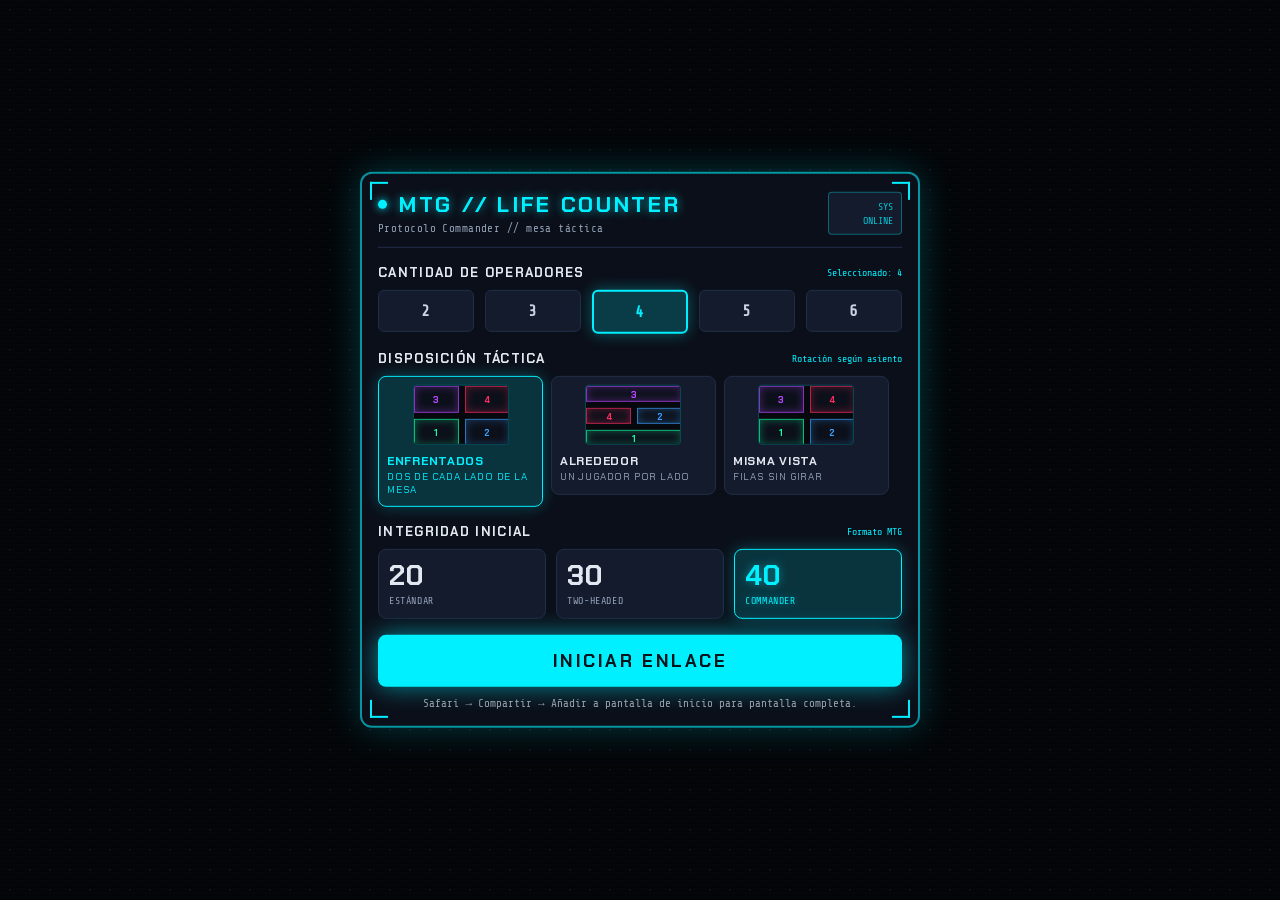
<file: index.html>
<!DOCTYPE html>
<html lang="es">
<head>
  <meta charset="utf-8">
  <meta http-equiv="X-UA-Compatible" content="IE=edge">
  <meta name="viewport" content="width=device-width, initial-scale=1.0, maximum-scale=1.0, user-scalable=no">
  <meta name="apple-mobile-web-app-capable" content="yes">
  <meta name="mobile-web-app-capable" content="yes">
  <meta name="apple-mobile-web-app-status-bar-style" content="black">
  <meta name="apple-mobile-web-app-title" content="Life Counter">
  <meta name="format-detection" content="telephone=no">
  <meta name="referrer" content="no-referrer">
  <title>MTG Life Counter</title>
  <link rel="manifest" href="manifest.webmanifest">
  <link rel="apple-touch-icon" href="assets/icon-180.png">
  <link rel="icon" type="image/png" sizes="192x192" href="assets/icon-192.png">
  <link rel="icon" href="favicon.svg" type="image/svg+xml">
  <meta name="theme-color" content="#06080e">
  <link rel="stylesheet" href="https://fonts.googleapis.com/css?family=Chakra+Petch:600,700|Rajdhani:500,600,700|Share+Tech+Mono">
  <link rel="stylesheet" href="css/app.css?v=95">
</head>
<body>
  <div id="app">
    <div class="scanlines"></div>
    <div id="board"></div>
    <button type="button" id="hub" class="hidden" data-act="hub" title="Menú">
      <span class="hub-shape hub-shape-out"></span>
      <span class="hub-shape hub-shape-in"></span>
      <span class="hub-bars"></span>
      <span class="hub-x">X</span>
    </button>
    <div id="winner-banner" class="hidden">
      <span id="winner-text"></span>
    </div>
    <svg id="drag-arrow" class="drag-arrow" xmlns="http://www.w3.org/2000/svg">
      <defs>
        <filter id="laser-glow" x="-40%" y="-40%" width="180%" height="180%">
          <feGaussianBlur stdDeviation="4" result="blur"></feGaussianBlur>
          <feMerge>
            <feMergeNode in="blur"></feMergeNode>
            <feMergeNode in="SourceGraphic"></feMergeNode>
          </feMerge>
        </filter>
        <linearGradient id="laser-grad" gradientUnits="userSpaceOnUse" x1="0" y1="0" x2="100" y2="100">
          <stop id="laser-stop-0" offset="0%" stop-color="#10ffa0"></stop>
          <stop id="laser-stop-1" offset="55%" stop-color="#00f0ff"></stop>
          <stop id="laser-stop-2" offset="100%" stop-color="#ff2a5f"></stop>
        </linearGradient>
      </defs>
      <line id="drag-arrow-shadow" stroke="url(#laser-grad)" stroke-width="4" stroke-linecap="round" filter="url(#laser-glow)"></line>
      <line id="drag-arrow-line" stroke="#ffffff" stroke-width="1.5" stroke-linecap="round" stroke-dasharray="6 4"></line>
      <g id="drag-source">
        <circle id="drag-source-ring" class="reticle-spin" r="22" fill="none" stroke="#10ffa0" stroke-width="1.5" stroke-dasharray="4 4"></circle>
        <circle id="drag-source-core" r="8" fill="#10ffa0" opacity="0.45"></circle>
        <circle r="3.5" fill="#ffffff"></circle>
      </g>
      <g id="drag-reticle" display="none">
        <circle class="reticle-spin" r="40" fill="none" stroke="#ff2a5f" stroke-width="2" stroke-dasharray="14 10"></circle>
        <circle r="26" fill="rgba(255,42,95,0.16)" stroke="#ff2a5f" stroke-width="1.5"></circle>
        <line x1="-34" y1="0" x2="-18" y2="0" stroke="#ff2a5f" stroke-width="2"></line>
        <line x1="18" y1="0" x2="34" y2="0" stroke="#ff2a5f" stroke-width="2"></line>
        <line x1="0" y1="-34" x2="0" y2="-18" stroke="#ff2a5f" stroke-width="2"></line>
        <line x1="0" y1="18" x2="0" y2="34" stroke="#ff2a5f" stroke-width="2"></line>
        <circle r="4" fill="#ff2a5f"></circle>
      </g>
    </svg>
    <div id="drag-badge" class="drag-badge">
      <div class="drag-badge-kicker"><span class="drag-badge-ping"></span>Enlace de combate</div>
      <div class="drag-badge-link"><span id="drag-from-name"></span><span class="drag-badge-arrow">&rarr;</span><span id="drag-to-name"></span></div>
      <div class="drag-badge-hint">Suelta sobre el objetivo para confirmar</div>
    </div>
  </div>

  <div id="overlay-setup" class="overlay is-open">
    <div class="modal modal-wide modal-cal">
      <header class="cal-head">
        <div>
          <div class="cal-title-row">
            <span class="cal-ping"></span>
            <h1>MTG // Life Counter</h1>
          </div>
          <p class="cal-protocol">Protocolo Commander // mesa t&aacute;ctica</p>
        </div>
        <div class="cal-badge">SYS<br>ONLINE</div>
      </header>

      <div id="continue-wrap" class="hidden">
        <button type="button" class="btn-gold btn-lg" id="btn-continue">Continuar partida</button>
      </div>

      <section class="cal-section">
        <div class="cal-label-row">
          <h2>Cantidad de operadores</h2>
          <span class="cal-meta" id="count-meta">Seleccionado: 4</span>
        </div>
        <div id="count-row" class="choice-row"></div>
      </section>

      <section class="cal-section">
        <div class="cal-label-row">
          <h2>Disposici&oacute;n t&aacute;ctica</h2>
          <span class="cal-meta">Rotaci&oacute;n seg&uacute;n asiento</span>
        </div>
        <div id="layout-row" class="layout-row"></div>
      </section>

      <section class="cal-section">
        <div class="cal-label-row">
          <h2>Integridad inicial</h2>
          <span class="cal-meta">Formato MTG</span>
        </div>
        <div class="choice-row life-grid">
          <button type="button" class="choice life-choice" data-life="20"><strong>20</strong><small>Est&aacute;ndar</small></button>
          <button type="button" class="choice life-choice" data-life="30"><strong>30</strong><small>Two-Headed</small></button>
          <button type="button" class="choice life-choice selected" data-life="40"><strong>40</strong><small>Commander</small></button>
        </div>
      </section>

      <div class="start-row">
        <button type="button" class="btn-gold btn-lg" id="btn-start">Iniciar enlace</button>
      </div>
      <p class="hint">Safari &rarr; Compartir &rarr; A&ntilde;adir a pantalla de inicio para pantalla completa.</p>
    </div>
  </div>

  <div id="overlay-first" class="overlay">
    <div class="modal">
      <h2>¿Quién arranca?</h2>
      <p class="sub">Ese jugador queda en turno. Siguiente pasa al próximo.</p>
      <div id="first-row"></div>
    </div>
  </div>

  <div id="overlay-player" class="overlay">
    <div class="modal">
      <h2 id="player-modal-title">Jugador</h2>
      <label class="field">Nombre
        <input type="text" id="player-name" maxlength="18" autocomplete="off" autocorrect="off">
      </label>
      <h3>Color</h3>
      <div id="color-row" class="color-row"></div>
      <h3>Fondo de carta</h3>
      <p class="sub">Busca el nombre en Scryfall (gratis) y se usa el arte como fondo.</p>
      <div class="search-row">
        <input type="text" id="player-card-query" placeholder="Atraxa" autocomplete="off" autocorrect="off" autocapitalize="off" spellcheck="false">
        <button type="button" class="btn-gold" id="btn-player-card-go">Buscar</button>
      </div>
      <div id="player-card-suggest" class="suggest-list"></div>
      <div id="player-card-status" class="sub"></div>
      <div id="player-card-preview"></div>
      <button type="button" class="btn" id="btn-player-card-clear">Quitar fondo</button>
      <label class="check">
        <input type="checkbox" id="player-partners"> Comandantes partner (2 da&ntilde;os de comandante)
      </label>
      <h3>Da&ntilde;o de comandante</h3>
      <p class="sub">Letal a 21. El + tambi&eacute;n resta vida.</p>
      <div id="cmd-list"></div>
      <h3>Contadores</h3>
      <div id="counter-list"></div>
      <div class="modal-actions">
        <button type="button" class="btn" id="btn-kill">Eliminar / revivir</button>
        <button type="button" class="btn-gold" id="btn-player-close">Listo</button>
      </div>
    </div>
  </div>

  <div id="overlay-keypad" class="overlay">
    <div class="modal modal-sm">
      <h2 id="keypad-title">Vida</h2>
      <div id="keypad-value">0</div>
      <div id="keypad"></div>
      <div class="modal-actions">
        <button type="button" class="btn" id="btn-keypad-cancel">Cancelar</button>
        <button type="button" class="btn-gold" id="btn-keypad-ok">OK</button>
      </div>
    </div>
  </div>

  <div id="overlay-dice" class="overlay">
    <div class="modal">
      <h2>Dados y moneda</h2>
      <div class="choice-row" id="dice-types"></div>
      <div class="dice-count-row">
        <span>Cantidad</span>
        <button type="button" class="tb-icon" id="dice-minus">-</button>
        <strong id="dice-count">1</strong>
        <button type="button" class="tb-icon" id="dice-plus">+</button>
      </div>
      <button type="button" class="btn-gold btn-lg" id="btn-roll">Tirar</button>
      <div id="dice-result"></div>
      <div class="modal-actions">
        <button type="button" class="btn" id="btn-coin">Moneda</button>
        <button type="button" class="btn" id="btn-dice-close">Cerrar</button>
      </div>
    </div>
  </div>

  <div id="overlay-high" class="overlay">
    <div class="modal">
      <h2>High roll (d20)</h2>
      <p class="sub">Quien saque m&aacute;s alto empieza.</p>
      <button type="button" class="btn-gold btn-lg" id="btn-high-roll">Tirar d20</button>
      <div id="high-result"></div>
      <div class="modal-actions">
        <button type="button" class="btn" id="btn-high-close">Cerrar</button>
      </div>
    </div>
  </div>

  <div id="overlay-search" class="overlay">
    <div class="modal modal-wide">
      <h2>Buscar carta</h2>
      <div class="search-row">
        <input type="text" id="card-query" placeholder="Lightning Bolt" autocomplete="off" autocorrect="off" autocapitalize="off">
        <button type="button" class="btn-gold" id="btn-card-go">Buscar</button>
      </div>
      <div id="card-status" class="sub"></div>
      <div id="card-result"></div>
      <div class="modal-actions">
        <button type="button" class="btn" id="btn-search-close">Cerrar</button>
      </div>
    </div>
  </div>

  <div id="overlay-plane" class="overlay">
    <div class="modal">
      <h2>Dado planar</h2>
      <p class="sub">4 caras vac&iacute;as, 1 caos y 1 planeswalk. El texto de los planos se lee de las cartas f&iacute;sicas.</p>
      <button type="button" class="btn-gold btn-lg" id="btn-planar-roll">Tirar dado planar</button>
      <div id="planar-result" class="planar-face">-</div>
      <label class="field">Plano actual
        <input type="text" id="plane-name" maxlength="40" placeholder="Nombre del plano" autocomplete="off">
      </label>
      <div class="modal-actions">
        <button type="button" class="btn" id="btn-plane-close">Cerrar</button>
      </div>
    </div>
  </div>

  <div id="overlay-layout" class="overlay">
    <div class="modal modal-wide">
      <h2>Disposición de la mesa</h2>
      <p class="sub">No se reinicia la partida, solo cambia cómo se sientan.</p>
      <div id="layout-row-game" class="layout-row"></div>
      <div class="modal-actions">
        <button type="button" class="btn-gold" id="btn-layout-close">Listo</button>
      </div>
    </div>
  </div>

  <div id="overlay-menu" class="overlay">
    <div class="modal modal-cal">
      <header class="cal-head">
        <div>
          <div class="cal-title-row">
            <span class="cal-ping"></span>
            <h2>Men&uacute; de mesa</h2>
          </div>
          <p class="cal-protocol">Herramientas y control de partida</p>
        </div>
        <div class="cal-badge">HUD<br>ONLINE</div>
      </header>
      <h3>Partida</h3>
      <button type="button" class="menu-item" id="btn-new" data-act="new">Nueva partida</button>
      <button type="button" class="menu-item" id="btn-fs" data-act="fs">Pantalla completa</button>
      <button type="button" class="menu-item" id="btn-layout" data-act="layout">Disposición de la mesa</button>
      <h3>Comandantes por jugador</h3>
      <p class="sub">1 es un solo comandante. 2 agrega un segundo daño de comandante.</p>
      <div id="menu-cmd-counts"></div>
      <h3>Herramientas</h3>
      <button type="button" class="menu-item" id="btn-chart" data-act="chart">Gráfico de vida</button>
      <button type="button" class="menu-item" id="btn-dice" data-act="dice">Dados y moneda</button>
      <button type="button" class="menu-item" id="btn-high" data-act="high">High roll (d20)</button>
      <button type="button" class="menu-item" id="btn-search" data-act="search">Buscar carta</button>
      <button type="button" class="menu-item" id="btn-plane" data-act="plane">Dado planar</button>
      <h3>Turno</h3>
      <div class="counter-row">
        <span id="turn-who">Turno</span>
        <div class="ctr-btns">
          <button type="button" id="btn-turn-prev" data-act="turn-prev">-</button>
          <strong id="turn-label">1</strong>
          <button type="button" id="btn-turn-next" data-act="turn-next">+</button>
        </div>
      </div>
      <h3>Cronómetro</h3>
      <div class="counter-row">
        <span id="timer-label">00:00</span>
        <div class="ctr-btns">
          <button type="button" id="btn-timer" data-act="timer">&#9654;</button>
        </div>
      </div>
      <div class="modal-actions">
        <button type="button" class="btn-gold btn-lg" id="btn-menu-close">Cerrar</button>
      </div>
    </div>
  </div>

  <div id="overlay-strike" class="overlay">
    <div class="modal strike-cal">
      <div class="strike-head">
        <span class="strike-ping"></span>
        <div class="strike-who">
          <div class="strike-kicker" id="strike-title">Enlace de combate táctico</div>
          <div class="strike-link">
            <span id="strike-from"></span>
            <span class="strike-arrow">&#8594;</span>
            <span id="strike-to"></span>
          </div>
        </div>
      </div>
      <span class="strike-sep"></span>
      <div class="strike-amount">
        <span class="strike-kind">HP</span>
        <button type="button" id="strike-minus" data-act="strike-minus">-1</button>
        <div id="strike-value">00 HP</div>
        <button type="button" id="strike-plus" data-act="strike-plus">+1</button>
      </div>
      <div class="strike-amount" id="strike-cmd">
        <span class="strike-kind" id="strike-cmd-label">CMD</span>
        <button type="button" class="strike-step strike-step-down" id="strike-cmd-minus" data-act="strike-cmd-minus">-1</button>
        <div class="strike-cmd-val" id="strike-cmd-value">00 HP</div>
        <button type="button" class="strike-step strike-step-up" id="strike-cmd-plus" data-act="strike-cmd-plus">+1</button>
      </div>
      <div class="strike-amount hidden" id="strike-cmd-b">
        <span class="strike-kind" id="strike-cmd-b-label">CMD 2</span>
        <button type="button" class="strike-step strike-step-down" id="strike-cmd-b-minus" data-act="strike-cmd-b-minus">-1</button>
        <div class="strike-cmd-val" id="strike-cmd-b-value">00 HP</div>
        <button type="button" class="strike-step strike-step-up" id="strike-cmd-b-plus" data-act="strike-cmd-b-plus">+1</button>
      </div>
      <div class="strike-actions">
        <button type="button" id="strike-cancel" data-act="strike-cancel">Cancelar</button>
        <button type="button" id="strike-ok" data-act="strike-ok"><svg class="strike-flame" viewBox="0 0 24 24" aria-hidden="true"><path fill="currentColor" d="M12.2 2.2s.4 3.4-1.5 5.6c-1.2 1.4-1.1 3-.4 4.1 1.7-.7 2.5-2.3 2.6-3.6 2.3 1.7 3.9 4.4 3.9 7.4 0 4.7-3.7 8.3-8.4 8.3S.1 20.4.1 15.7c0-3.8 2.3-6.7 4.4-8.8 0 2.4 1.3 3.8 1.3 3.8S6.8 6.2 12.2 2.2z"></path></svg>Asignar</button>
      </div>
    </div>
  </div>

  <div id="overlay-chart" class="overlay">
    <div class="modal modal-wide">
      <h2>Vida por turno</h2>
      <p class="sub">Cada línea es un jugador. El número marca el daño normal recibido en ese turno.</p>
      <div id="life-chart"></div>
      <div class="modal-actions">
        <button type="button" class="btn-gold" id="btn-chart-close" data-act="chart-close">Cerrar</button>
      </div>
    </div>
  </div>

  <div id="overlay-confirm" class="overlay">
    <div class="modal modal-sm">
      <h2>Nueva partida</h2>
      <p>Se pierde el progreso actual de la mesa.</p>
      <div class="modal-actions">
        <button type="button" class="btn" id="btn-confirm-no">Cancelar</button>
        <button type="button" class="btn-gold" id="btn-confirm-yes">Nueva</button>
      </div>
    </div>
  </div>

  <script src="js/app.js?v=100"></script>
</body>
</html>
</file>
<file: css/app.css>
html, body {
  margin: 0;
  padding: 0;
  width: 100%;
  height: 100%;
  overflow: hidden;
  background: #06080e;
  color: #e7e9ee;
  font-family: "Chakra Petch", Rajdhani, Helvetica, Arial, sans-serif;
  -webkit-user-select: none;
  -moz-user-select: none;
  -ms-user-select: none;
  user-select: none;
  -webkit-tap-highlight-color: rgba(0, 0, 0, 0);
  -webkit-text-size-adjust: 100%;
  touch-action: none;
  -ms-touch-action: none;
  overscroll-behavior: none;
}

body {
  position: fixed;
  left: 0;
  top: 0;
}

* {
  -webkit-box-sizing: border-box;
  -moz-box-sizing: border-box;
  box-sizing: border-box;
}

button {
  -webkit-appearance: none;
  -moz-appearance: none;
  appearance: none;
  border: 0;
  margin: 0;
  font-family: inherit;
  color: inherit;
  background: transparent;
  cursor: pointer;
}

input[type="text"] {
  -webkit-appearance: none;
  appearance: none;
  font-family: inherit;
  font-size: 18px;
  width: 100%;
  padding: 10px 12px;
  border: 1px solid #555;
  background: #111;
  color: #fff;
  border-radius: 6px;
  -webkit-user-select: text;
  user-select: text;
}

#app {
  position: absolute;
  left: 0;
  top: 0;
  right: 0;
  bottom: 0;
  touch-action: none;
  -ms-touch-action: none;
}

.tb-btn,
.tb-icon {
  display: inline-block;
  height: 36px;
  line-height: 36px;
  padding: 0 8px;
  margin: 0 4px 0 0;
  background: #2a2a2a;
  border-radius: 5px;
  font-size: 13px;
  vertical-align: top;
  border: 1px solid #444;
  text-align: center;
}

.tb-icon {
  width: 36px;
  padding: 0;
  font-size: 13px;
}

.tb-group {
  display: inline-block;
  vertical-align: top;
  height: 36px;
  margin: 0 4px 0 0;
  background: #222;
  border-radius: 5px;
  padding: 0 3px;
  border: 1px solid #333;
  font-size: 0;
  line-height: 0;
}

.tb-group span {
  display: inline-block;
  min-width: 64px;
  text-align: center;
  font-size: 12px;
  line-height: 36px;
  height: 36px;
  vertical-align: top;
}

.tb-group .tb-icon {
  margin: 0;
  vertical-align: top;
}

#board {
  position: absolute;
  left: 0;
  top: 0;
  right: 0;
  bottom: 0;
  z-index: 1;
  background: #04060a;
}

#hub {
  position: absolute;
  left: 50%;
  top: 50%;
  width: 44px;
  height: 44px;
  margin-left: -22px;
  margin-top: -22px;
  z-index: 2;
  padding: 0;
  background: #0e0e17;
  border: 0;
  border-radius: 2px;
  -webkit-box-shadow: none;
  box-shadow: none;
  overflow: hidden;
}

.hub-shape {
  display: none;
}

.hub-bars,
.hub-bars:before,
.hub-bars:after {
  position: absolute;
  left: 50%;
  width: 16px;
  height: 2px;
  margin-left: -8px;
  background: #00f0ff;
}

.hub-bars {
  top: 21px;
}

.hub-bars:before,
.hub-bars:after {
  content: '';
  left: 0;
  margin-left: 0;
}

.hub-bars:before {
  top: -6px;
}

.hub-bars:after {
  top: 6px;
}

.hub-x {
  display: none;
  position: absolute;
  left: 0;
  right: 0;
  top: 0;
  bottom: 0;
  font-size: 18px;
  font-weight: bold;
  line-height: 42px;
  text-align: center;
  color: #00f0ff;
}

#hub.is-close .hub-bars,
#hub.is-close .hub-bars:before,
#hub.is-close .hub-bars:after {
  display: none;
}

#hub.is-close .hub-x {
  display: block;
}

body.is-fs #winner-banner {
  top: 8px;
}

.seat {
  position: absolute;
  overflow: visible;
}

.seat-frame {
  position: absolute;
  left: 0;
  top: 0;
  pointer-events: none;
  -webkit-transform-origin: 50% 50%;
  transform-origin: 50% 50%;
}

.panel {
  position: absolute;
  left: 0;
  top: 0;
  width: 100%;
  height: 100%;
  overflow: hidden;
  -webkit-transform-origin: 50% 50%;
  transform-origin: 50% 50%;
}

.panel.rot-180,
.seat-frame.rot-180 {
  -webkit-transform: rotate(180deg) !important;
  transform: rotate(180deg) !important;
}

.panel-art {
  position: absolute;
  left: 0;
  top: 0;
  width: 100%;
  height: 100%;
  border: 0;
  display: none;
  pointer-events: none;
  z-index: 0;
  object-fit: cover;
  object-position: center center;
}

.panel.has-art .panel-art {
  display: block;
}

.panel-shade {
  position: absolute;
  left: 0;
  top: 0;
  right: 0;
  bottom: 0;
  z-index: 0;
  pointer-events: none;
  display: none;
}

.panel.has-art .panel-shade {
  display: block;
  background: #000;
  opacity: 0.28;
}

.hit {
  position: absolute;
  top: 0;
  bottom: 56px;
  width: 50%;
  z-index: 1;
}

.hit-minus {
  left: 0;
}

.hit-minus .hit-sign {
  left: 50%;
}

.hit-plus {
  right: 0;
}

.hit-plus .hit-sign {
  left: 50%;
}

.hit.pressed {
  background: rgba(255, 255, 255, 0.14);
}

.hit-sign {
  position: absolute;
  left: 50%;
  top: 50%;
  width: 36px;
  height: 36px;
  margin-left: -18px;
  margin-top: 10px;
  overflow: hidden;
  font-size: 0;
  line-height: 0;
  color: transparent;
  opacity: 0.4;
  pointer-events: none;
}

.hit-sign:before,
.hit-sign:after {
  content: '';
  position: absolute;
  left: 50%;
  top: 50%;
  background: #fff;
}

.hit-minus .hit-sign:before,
.hit-plus .hit-sign:before {
  width: 28px;
  height: 4px;
  margin-left: -14px;
  margin-top: -2px;
}

.hit-plus .hit-sign:after {
  width: 4px;
  height: 28px;
  margin-left: -2px;
  margin-top: -14px;
}

.hud {
  position: absolute;
  left: 0;
  top: 0;
  right: 0;
  bottom: 0;
  z-index: 2;
  pointer-events: none;
}

.hud-top,
.hud-bot {
  position: absolute;
  left: 6px;
  right: 6px;
}

.hud-top {
  top: 8px;
  bottom: auto;
  left: 0;
  right: 0;
  height: 36px;
  padding: 0 8px;
  display: block;
  width: 100%;
  pointer-events: none;
  overflow: visible;
  z-index: 6;
  -webkit-box-sizing: border-box;
  box-sizing: border-box;
}

.hud-cell {
  display: table-cell;
  vertical-align: middle;
  height: 36px;
}

.hud-cell-menu {
  width: 36px;
}

.hud-cell-name {
  width: 99%;
}

.hud-cell-cmd {
  width: 1%;
  white-space: nowrap;
}

.hud-bot {
  bottom: 40px;
  height: 26px;
  text-align: center;
  font-size: 15px;
  line-height: 26px;
  white-space: nowrap;
  overflow: hidden;
  pointer-events: none;
}

.name {
  position: absolute;
  left: -webkit-calc(50% + 64px);
  left: calc(50% + 64px);
  right: 12px;
  top: 15px;
  max-width: none;
  height: 22px;
  font-size: 14px;
  font-weight: bold;
  line-height: 22px;
  letter-spacing: 1px;
  text-align: right;
  text-transform: uppercase;
  overflow: hidden;
  white-space: nowrap;
  pointer-events: none;
  text-shadow: 0 1px 4px rgba(0, 0, 0, 0.85);
}

.cmd-nav {
  pointer-events: auto;
  white-space: nowrap;
  font-size: 0;
  line-height: 0;
  height: 36px;
}

.cmd-nav button {
  display: inline-block;
  height: 36px;
  margin: 0 0 0 4px;
  padding: 0;
  background: rgba(0, 0, 0, 0.42);
  border-radius: 4px;
  vertical-align: top;
  border: 1px solid rgba(255, 255, 255, 0.22);
  overflow: hidden;
}

.cmd-nav button:first-child {
  margin-left: 0;
}

.cmd-arrow {
  width: 36px;
  position: relative;
}

.cmd-arrow-l:before,
.cmd-arrow-r:before {
  content: '';
  position: absolute;
  top: 50%;
  left: 50%;
  width: 0;
  height: 0;
}

.cmd-arrow-l:before {
  margin-top: -6px;
  margin-left: -5px;
  border-top: 6px solid transparent;
  border-bottom: 6px solid transparent;
  border-right: 8px solid #fff;
}

.cmd-arrow-r:before {
  margin-top: -6px;
  margin-left: -3px;
  border-top: 6px solid transparent;
  border-bottom: 6px solid transparent;
  border-left: 8px solid #fff;
}

.cmd-toggle {
  width: 48px;
  min-width: 48px;
  font-size: 12px;
  font-weight: bold;
  letter-spacing: 0.4px;
  line-height: 36px;
  text-align: center;
}

.cmd-toggle.on {
  background: #00f0ff;
  color: #04161c;
  border-color: #8eecff;
}

.btn-menu {
  pointer-events: auto;
  display: block;
  position: absolute;
  left: 8px;
  top: 8px;
  width: 36px;
  height: 36px;
  padding: 0;
  background: #0e0e17;
  border-radius: 2px;
  border: 0;
  -webkit-box-shadow: none;
  box-shadow: none;
  overflow: hidden;
}

.seat.menu-right .btn-menu {
  left: auto;
  right: 8px;
}

.btn-menu:before,
#hub:before {
  content: '';
  position: absolute;
  left: 0;
  top: 0;
  right: 0;
  bottom: 0;
  pointer-events: none;
  background-image: -webkit-repeating-linear-gradient(left, rgba(29, 110, 130, 0.65) 0, rgba(29, 110, 130, 0.65) 4px, transparent 4px, transparent 16px), -webkit-repeating-linear-gradient(left, rgba(29, 110, 130, 0.65) 0, rgba(29, 110, 130, 0.65) 4px, transparent 4px, transparent 16px), -webkit-repeating-linear-gradient(top, rgba(29, 110, 130, 0.65) 0, rgba(29, 110, 130, 0.65) 4px, transparent 4px, transparent 16px), -webkit-repeating-linear-gradient(top, rgba(29, 110, 130, 0.65) 0, rgba(29, 110, 130, 0.65) 4px, transparent 4px, transparent 16px);
  background-image: repeating-linear-gradient(90deg, rgba(29, 110, 130, 0.65) 0, rgba(29, 110, 130, 0.65) 4px, transparent 4px, transparent 16px), repeating-linear-gradient(90deg, rgba(29, 110, 130, 0.65) 0, rgba(29, 110, 130, 0.65) 4px, transparent 4px, transparent 16px), repeating-linear-gradient(0deg, rgba(29, 110, 130, 0.65) 0, rgba(29, 110, 130, 0.65) 4px, transparent 4px, transparent 16px), repeating-linear-gradient(0deg, rgba(29, 110, 130, 0.65) 0, rgba(29, 110, 130, 0.65) 4px, transparent 4px, transparent 16px);
  background-repeat: repeat-x, repeat-x, repeat-y, repeat-y;
  background-size: 16px 1px, 16px 1px, 1px 16px, 1px 16px;
  background-position: 0 0, 0 100%, 0 0, 100% 0;
}

.btn-menu:active:before,
#hub:active:before {
  display: none;
}

.seat.menu-right .name {
  left: 12px;
  right: -webkit-calc(50% + 64px);
  right: calc(50% + 64px);
  text-align: left;
}

.cmd-back {
  display: inline-block;
  height: 44px;
  margin: 0 4px 0 2px;
  padding: 0 8px;
  border: 0;
  background: transparent;
  color: #fff;
  font-size: 13px;
  font-weight: bold;
  line-height: 44px;
  letter-spacing: 0.3px;
  vertical-align: top;
  pointer-events: auto;
}

.menu-bars,
.menu-bars:before,
.menu-bars:after {
  position: absolute;
  left: 10px;
  width: 16px;
  height: 2px;
  background: #00f0ff;
}

.menu-bars {
  top: 17px;
}

.menu-bars:before,
.menu-bars:after {
  content: '';
  left: 0;
}

.menu-bars:before {
  top: -5px;
}

.menu-bars:after {
  top: 5px;
}

.life {
  position: absolute;
  left: 50%;
  top: 50%;
  width: auto;
  height: 90px;
  margin-top: -45px;
  padding: 0 6px;
  z-index: 3;
  text-align: center;
  font-size: 86px;
  font-weight: bold;
  line-height: 90px;
  white-space: nowrap;
  pointer-events: auto;
  cursor: pointer;
  text-shadow: 0 2px 8px rgba(0, 0, 0, 0.55);
  -webkit-transform: translateX(-50%);
  transform: translateX(-50%);
}

.life.small {
  font-size: 48px;
}

.delta {
  position: absolute;
  left: 0;
  right: 0;
  top: 50%;
  margin-top: -76px;
  height: 28px;
  text-align: center;
  font-size: 26px;
  font-weight: bold;
  line-height: 28px;
  pointer-events: none;
  text-shadow: 0 1px 4px rgba(0, 0, 0, 0.85);
}

.hist {
  position: absolute;
  left: 22px;
  top: 50%;
  display: inline-block;
  width: auto;
  font-size: 0;
  line-height: 0;
  text-align: center;
  pointer-events: none;
  z-index: 3;
  -webkit-transform: translateY(-50%);
  transform: translateY(-50%);
}

.hist-item {
  display: inline-block;
  position: relative;
  width: auto;
  margin: 0 0 5px 0;
  padding: 2px 8px 2px 18px;
  background: rgba(0, 0, 0, 0.82);
  border-radius: 7px;
  font-size: 12px;
  font-weight: bold;
  line-height: 16px;
  text-align: center;
  white-space: nowrap;
  color: #fff;
}

.hist-z0 {
  padding: 4px 10px 4px 22px;
  border-radius: 9px;
  font-size: 20px;
  line-height: 24px;
}

.hist-z1 {
  font-size: 16px;
  line-height: 20px;
}

.hist-z2 {
  font-size: 14px;
  line-height: 18px;
}

.hist-z3 {
  font-size: 12px;
  line-height: 16px;
}

.hist-z4 {
  font-size: 11px;
  line-height: 14px;
}

.hist-up {
  color: rgba(255, 255, 255, 0.92);
}

.hist-down {
  color: rgba(255, 90, 78, 0.95);
}

.hist-item:before {
  content: '';
  position: absolute;
  left: 7px;
  top: 50%;
  display: block;
  width: 0;
  height: 0;
  margin: 0;
  -webkit-transform: translateY(-50%);
  transform: translateY(-50%);
}

.hist-z0:before {
  left: 8px;
}

.hist-up:before {
  border-left: 4px solid transparent;
  border-right: 4px solid transparent;
  border-bottom: 5px solid rgba(255, 255, 255, 0.72);
}

.hist-down:before {
  border-left: 4px solid transparent;
  border-right: 4px solid transparent;
  border-top: 5px solid rgba(255, 90, 78, 0.95);
}

.hist-z0.hist-up:before {
  border-left-width: 5px;
  border-right-width: 5px;
  border-bottom-width: 7px;
}

.hist-z0.hist-down:before {
  border-left-width: 5px;
  border-right-width: 5px;
  border-top-width: 7px;
}

.hist-z3:before,
.hist-z4:before {
  left: 6px;
  border-left-width: 3px;
  border-right-width: 3px;
}

.hist-z3.hist-up:before,
.hist-z4.hist-up:before {
  border-bottom-width: 4px;
}

.hist-z3.hist-down:before,
.hist-z4.hist-down:before {
  border-top-width: 4px;
}

.life-caption {
  position: absolute;
  left: 16%;
  right: 16%;
  top: 50%;
  margin-top: 46px;
  text-align: center;
  font-size: 14px;
  font-weight: bold;
  letter-spacing: 0.3px;
  overflow: hidden;
  white-space: nowrap;
  text-overflow: ellipsis;
  pointer-events: none;
  text-shadow: 0 1px 0 rgba(0, 0, 0, 0.45);
}

.cmd-row {
  position: absolute;
  left: 0;
  right: 0;
  bottom: 8px;
  height: auto;
  padding: 0;
  background: none;
  text-align: center;
  white-space: nowrap;
  overflow: visible;
  pointer-events: none;
  z-index: 6;
}

.cmd-bar {
  display: inline-block;
  width: 92%;
  max-width: 96%;
  height: auto;
  min-height: 44px;
  padding: 4px 18px;
  background-color: #0e0e17;
  background-image: -webkit-repeating-linear-gradient(left, rgba(29, 110, 130, 0.65) 0, rgba(29, 110, 130, 0.65) 4px, transparent 4px, transparent 16px), -webkit-repeating-linear-gradient(left, rgba(29, 110, 130, 0.65) 0, rgba(29, 110, 130, 0.65) 4px, transparent 4px, transparent 16px), -webkit-repeating-linear-gradient(top, rgba(29, 110, 130, 0.65) 0, rgba(29, 110, 130, 0.65) 4px, transparent 4px, transparent 16px), -webkit-repeating-linear-gradient(top, rgba(29, 110, 130, 0.65) 0, rgba(29, 110, 130, 0.65) 4px, transparent 4px, transparent 16px);
  background-image: repeating-linear-gradient(90deg, rgba(29, 110, 130, 0.65) 0, rgba(29, 110, 130, 0.65) 4px, transparent 4px, transparent 16px), repeating-linear-gradient(90deg, rgba(29, 110, 130, 0.65) 0, rgba(29, 110, 130, 0.65) 4px, transparent 4px, transparent 16px), repeating-linear-gradient(0deg, rgba(29, 110, 130, 0.65) 0, rgba(29, 110, 130, 0.65) 4px, transparent 4px, transparent 16px), repeating-linear-gradient(0deg, rgba(29, 110, 130, 0.65) 0, rgba(29, 110, 130, 0.65) 4px, transparent 4px, transparent 16px);
  background-repeat: repeat-x, repeat-x, repeat-y, repeat-y;
  background-size: 16px 1px, 16px 1px, 1px 16px, 1px 16px;
  background-position: 0 0, 0 100%, 0 0, 100% 0;
  border: 0;
  border-radius: 2px;
  text-align: center;
  white-space: normal;
  overflow: visible;
  pointer-events: auto;
  vertical-align: top;
}

.cmd-line {
  display: -webkit-box;
  display: -webkit-flex;
  display: flex;
  -webkit-box-pack: justify;
  -webkit-box-align: center;
  -webkit-justify-content: space-around;
  justify-content: space-around;
  -webkit-align-items: center;
  align-items: center;
  height: 44px;
  white-space: nowrap;
  line-height: 44px;
}

.cmd-badge {
  display: inline-block;
  height: 44px;
  margin: 0;
  padding: 0 6px;
  border: 0;
  border-radius: 14px;
  background: transparent;
  vertical-align: top;
  pointer-events: auto;
  color: #fff;
}

.cmd-badge.active {
  background: rgba(255, 255, 255, 0.06);
}

.cmd-dot {
  display: inline-block;
  width: 10px;
  height: 10px;
  margin-right: 10px;
  border-radius: 1px;
  vertical-align: middle;
  pointer-events: none;
}

.cmd-mark {
  display: inline-block;
  margin-right: 4px;
  font-size: 11px;
  font-weight: bold;
  line-height: 44px;
  vertical-align: middle;
  pointer-events: none;
}

.cmd-badge-n {
  display: inline-block;
  font-size: 15px;
  font-weight: 600;
  letter-spacing: 0.12em;
  line-height: 44px;
  vertical-align: middle;
  pointer-events: none;
}

.stat-line {
  display: block;
  height: 28px;
  padding: 0 2px 6px;
  white-space: nowrap;
  font-size: 0;
  line-height: 22px;
  text-align: center;
}

.stat-chip {
  display: inline-block;
  height: 22px;
  margin: 0 5px;
  vertical-align: middle;
  color: #fff;
  font-size: 15px;
  font-weight: bold;
  line-height: 22px;
}

.stat-icon {
  display: inline-block;
  width: 16px;
  height: 16px;
  margin-right: 3px;
  vertical-align: middle;
  object-fit: contain;
}

.stat-icon.ink {
  -webkit-filter: invert(1);
  filter: invert(1);
}

.stat-icon.lg {
  width: 20px;
  height: 20px;
}

.stat-n {
  display: inline-block;
  vertical-align: middle;
  pointer-events: none;
}

.stat-chip.danger .stat-n {
  color: #ff8d84;
}

.panel.cmd-mode {
  -webkit-box-shadow: none;
  box-shadow: none;
}

.tight .hud-top,
.tight .hud-cell,
.tight .btn-menu {
  height: 32px;
}

.tight .name {
  top: 12px;
  left: -webkit-calc(50% + 54px);
  left: calc(50% + 54px);
  right: 10px;
  font-size: 12px;
  height: 20px;
  line-height: 20px;
}

.seat.menu-right.tight .name {
  left: 10px;
  right: -webkit-calc(50% + 54px);
  right: calc(50% + 54px);
}

.tight .menu-bars {
  top: 15px;
  left: 8px;
}

.tight .menu-bars,
.tight .menu-bars:before,
.tight .menu-bars:after {
  left: 8px;
  width: 14px;
}

.tight .cmd-back {
  height: 36px;
  font-size: 12px;
  line-height: 36px;
}

.tight .cmd-badge {
  height: 36px;
  padding: 0 8px;
}

.tight .cmd-row {
  height: auto;
  bottom: 4px;
}

.tight .cmd-line {
  height: 36px;
  line-height: 36px;
}

.tight .cmd-bar {
  width: 96%;
  height: auto;
  min-height: 36px;
  padding: 2px 8px;
  border-radius: 2px;
}

.tight .stat-line {
  height: 24px;
  padding-bottom: 4px;
}

.tight .stat-chip {
  height: 18px;
  margin: 0 3px;
  font-size: 13px;
  line-height: 18px;
}

.tight .stat-icon {
  width: 14px;
  height: 14px;
}

.tight .stat-icon.lg {
  width: 18px;
  height: 18px;
}

.tight .cmd-dot {
  width: 8px;
  height: 8px;
  margin-right: 6px;
}

.tight .cmd-mark {
  font-size: 10px;
  line-height: 36px;
}

.tight .cmd-badge-n {
  font-size: 13px;
  letter-spacing: 0.08em;
  line-height: 36px;
}

.tight .life {
  font-size: 52px;
  height: 56px;
  line-height: 56px;
  margin-top: -28px;
}

.tight .delta {
  margin-top: -52px;
  height: 22px;
  font-size: 18px;
  line-height: 22px;
}

.tight .hist {
  left: 22px;
  width: auto;
}

.seat.hist-right .hist {
  left: auto;
  right: 22px;
}

.tight .hist-item {
  width: auto;
  margin-bottom: 3px;
  padding: 1px 6px 1px 16px;
}

.tight .hist-z0 {
  font-size: 16px;
  line-height: 20px;
}

.tight .hist-z1 {
  font-size: 14px;
  line-height: 18px;
}

.tight .hist-z2,
.tight .hist-z3,
.tight .hist-z4 {
  font-size: 12px;
  line-height: 16px;
}

.tight .life-caption {
  margin-top: 30px;
  font-size: 12px;
}

.tight .hit {
  top: 0;
  bottom: 44px;
}

.tight .hit-sign {
  margin-top: 4px;
}

.tight .hit-minus .hit-sign {
  left: 42%;
}

.tight .hit-plus .hit-sign {
  left: 58%;
}

.tight .hud-bot {
  bottom: 36px;
  height: 26px;
  font-size: 13px;
  line-height: 26px;
}

.seat.has-stats .hud-bot {
  bottom: 72px;
}

.tight.has-stats .hud-bot {
  bottom: 64px;
}

.dead-mask {
  position: absolute;
  left: 0;
  top: 0;
  right: 0;
  bottom: 0;
  background: rgba(0, 0, 0, 0.55);
  z-index: 3;
  pointer-events: none;
  display: none;
  text-align: center;
}

.dead-mask.show {
  display: block;
}

.dead-mask span {
  position: absolute;
  left: 0;
  right: 0;
  top: 50%;
  margin-top: -20px;
  font-size: 28px;
  letter-spacing: 4px;
}

.chip {
  display: inline-block;
  background: rgba(0, 0, 0, 0.35);
  border-radius: 10px;
  padding: 0 10px;
  margin: 0 3px;
  font-size: 15px;
  font-weight: bold;
  line-height: 26px;
}

.chip.danger {
  background: #8a1a1a;
}

#winner-banner {
  position: absolute;
  left: 50%;
  top: 8px;
  width: 280px;
  margin-left: -140px;
  background: #00f0ff;
  color: #111;
  text-align: center;
  padding: 8px 12px;
  border-radius: 8px;
  font-weight: bold;
  z-index: 3;
  pointer-events: none;
}

.drag-arrow {
  position: absolute;
  left: 0;
  top: 0;
  z-index: 10;
  pointer-events: none;
  display: none;
}

.drag-arrow.show {
  display: block;
}

#drag-arrow-shadow {
  stroke: rgba(0, 240, 255, 0.45);
  stroke-width: 12;
  stroke-linecap: round;
}

#drag-arrow-line {
  stroke: #00f0ff;
  stroke-width: 3;
  stroke-linecap: round;
}

#drag-arrow-head {
  fill: #00f0ff;
  stroke: none;
}

.seat.strike-target .panel {
  -webkit-box-shadow: inset 0 0 0 2px #00f0ff;
  box-shadow: inset 0 0 0 2px #00f0ff;
}

.seat.is-turn .panel {
  -webkit-box-shadow: inset 0 0 0 3px #10141b;
  box-shadow: inset 0 0 0 3px #10141b;
}

.btn-next {
  display: none;
  position: absolute;
  left: 50%;
  top: 8px;
  bottom: auto;
  width: 112px;
  height: 36px;
  margin-left: -56px;
  z-index: 7;
  background: transparent;
  color: #fff;
  font-weight: bold;
  font-size: 14px;
  line-height: 36px;
  border: 0;
  border-radius: 0;
  -webkit-box-shadow: none;
  box-shadow: none;
}

.seat.is-turn .btn-next {
  display: block;
}

.tight .btn-next {
  top: 8px;
  bottom: auto;
  width: 96px;
  height: 30px;
  margin-left: -48px;
  line-height: 30px;
  font-size: 12px;
}

.first-player {
  display: block;
  width: 100%;
  margin: 0 0 8px;
  padding: 12px;
  text-align: left;
  background: #2b2b2b;
  border: 2px solid #444;
  border-radius: 8px;
  color: #fff;
  font-size: 18px;
  font-weight: bold;
}

.first-player.random {
  text-align: center;
  background: #0a242c;
  border-color: #00f0ff;
  color: #8eecff;
}

.first-swatch {
  display: inline-block;
  width: 18px;
  height: 18px;
  margin-right: 10px;
  border-radius: 9px;
  vertical-align: middle;
  border: 1px solid rgba(255, 255, 255, 0.45);
}

#turn-who {
  overflow: hidden;
  white-space: nowrap;
  text-overflow: ellipsis;
  vertical-align: top;
}

.strike-value {
  margin: 8px 0 12px;
  font-size: 64px;
  font-weight: bold;
  line-height: 1;
  text-align: center;
  color: #fff;
}

.strike-row {
  margin: 0 0 12px;
  text-align: center;
  font-size: 0;
}

.strike-row .btn {
  width: 72px;
  margin: 0 8px;
  font-size: 28px;
  font-weight: bold;
}

#life-chart {
  margin-top: 8px;
  overflow: auto;
}

#overlay-chart .modal {
  left: 10px;
  top: 10px;
  right: 10px;
  bottom: 10px;
  width: auto;
  max-width: none;
  max-height: none;
  overflow: hidden;
  -webkit-transform: none;
  transform: none;
}

#overlay-chart #life-chart {
  position: absolute;
  left: 14px;
  right: 14px;
  top: 92px;
  bottom: 62px;
  margin: 0;
  overflow: hidden;
}

#overlay-chart .chart-legend {
  position: absolute;
  left: 0;
  right: 0;
  bottom: 0;
  margin: 0;
}

#overlay-chart .modal-actions {
  position: absolute;
  right: 14px;
  bottom: 12px;
  margin: 0;
}

.life-svg {
  display: block;
  width: 100%;
  height: auto;
  background: #111;
  border-radius: 8px;
}

#overlay-chart .life-svg {
  position: absolute;
  left: 0;
  top: 0;
  width: 100%;
  height: calc(100% - 36px);
}

.chart-legend {
  margin-top: 8px;
  text-align: center;
  font-size: 0;
}

.chart-key {
  display: inline-block;
  margin: 4px 8px 0;
  font-size: 13px;
  font-weight: bold;
  line-height: 18px;
}

.chart-swatch {
  display: inline-block;
  width: 12px;
  height: 12px;
  margin-right: 5px;
  border-radius: 3px;
  vertical-align: -1px;
}

#overlay-menu .menu-item {
  display: block;
  width: 100%;
  margin: 0 0 8px;
  padding: 12px 14px;
  text-align: left;
  background: #141414;
  border: 1px solid #333;
  border-radius: 8px;
  font-size: 16px;
  font-weight: bold;
}

#overlay-menu .counter-row strong {
  min-width: 36px;
  line-height: 36px;
  font-size: 16px;
}

.hidden {
  display: none !important;
}

.overlay {
  position: absolute;
  left: 0;
  top: 0;
  right: 0;
  bottom: 0;
  background: rgba(0, 0, 0, 0.72);
  z-index: 20;
  display: none;
}

.overlay.is-open {
  display: block;
}

.modal {
  position: absolute;
  left: 50%;
  top: 50%;
  width: 440px;
  max-width: 92%;
  max-height: 86%;
  overflow: auto;
  touch-action: pan-y;
  -ms-touch-action: pan-y;
  -webkit-overflow-scrolling: touch;
  background: #1c1c1c;
  border: 1px solid #00f0ff;
  border-radius: 10px;
  padding: 12px 14px 14px;
  -webkit-transform: translate(-50%, -50%);
  transform: translate(-50%, -50%);
}

.modal-wide {
  width: 500px;
}

.modal-sm {
  width: 340px;
}

.modal h1 {
  margin: 0 0 6px;
  font-size: 26px;
  color: #8eecff;
}

.modal h2 {
  margin: 0 0 10px;
  font-size: 20px;
}

.modal h3 {
  margin: 14px 0 8px;
  font-size: 14px;
  color: #00f0ff;
}

.sub, .hint {
  color: #aaa;
  font-size: 13px;
  margin: 0 0 12px;
}

.hint {
  margin-top: 12px;
}

.choice-row {
  margin: 0 0 12px;
}

.choice {
  display: inline-block;
  min-width: 52px;
  padding: 10px 8px;
  margin: 0 6px 6px 0;
  background: #2b2b2b;
  border-radius: 8px;
  border: 2px solid #444;
  text-align: center;
  font-size: 18px;
  font-weight: bold;
}

.choice small {
  display: block;
  font-size: 10px;
  font-weight: normal;
  color: #bbb;
  margin-top: 4px;
}

.choice.selected {
  border-color: #00f0ff;
  background: #0a242c;
}

.btn,
.btn-gold {
  display: inline-block;
  padding: 10px 16px;
  border-radius: 8px;
  font-size: 15px;
  margin-left: 6px;
}

.btn {
  background: #333;
  border: 1px solid #555;
}

.btn-gold {
  background: #00f0ff;
  color: #111;
  font-weight: bold;
}

.btn-lg {
  display: block;
  width: 100%;
  margin: 10px 0 0;
  padding: 14px 16px;
  font-size: 18px;
  text-align: center;
}

.start-row {
  margin-top: 8px;
}

.modal-actions {
  margin-top: 14px;
  text-align: right;
}

.field {
  display: block;
  margin: 8px 0 12px;
  font-size: 13px;
  color: #ccc;
}

.check {
  display: block;
  margin: 10px 0;
  font-size: 14px;
}

.color-row {
  margin-bottom: 8px;
}

.swatch {
  display: inline-block;
  width: 36px;
  height: 36px;
  margin: 0 6px 6px 0;
  border-radius: 18px;
  border: 3px solid transparent;
  vertical-align: middle;
}

.swatch.selected {
  border-color: #fff;
}

.counter-row {
  overflow: hidden;
  margin: 0 0 8px;
  background: #141414;
  border-radius: 8px;
  padding: 6px 8px;
}

.counter-row span {
  display: inline-block;
  width: 46%;
  font-size: 16px;
  font-weight: bold;
  line-height: 36px;
}

.counter-row .ctr-btns {
  float: right;
}

.counter-row button {
  width: 36px;
  height: 36px;
  background: #333;
  border-radius: 6px;
  margin-left: 4px;
}

.counter-row strong {
  display: inline-block;
  min-width: 28px;
  text-align: center;
}

#keypad-value {
  font-size: 40px;
  text-align: center;
  margin: 6px 0 10px;
  font-weight: bold;
}

.key {
  display: inline-block;
  width: 30%;
  margin: 1%;
  height: 48px;
  line-height: 48px;
  text-align: center;
  background: #2c2c2c;
  border-radius: 8px;
  font-size: 20px;
  font-weight: bold;
}

#dice-result,
#high-result {
  min-height: 48px;
  margin-top: 12px;
  text-align: center;
  font-size: 28px;
  font-weight: bold;
}

.die-pip {
  display: inline-block;
  min-width: 48px;
  padding: 8px 10px;
  margin: 4px;
  background: #111;
  border: 2px solid #00f0ff;
  border-radius: 8px;
}

.high-row {
  text-align: left;
  font-size: 16px;
  font-weight: normal;
  padding: 6px 8px;
  margin: 4px 0;
  background: #111;
  border-radius: 6px;
}

.high-row.win {
  background: #0a242c;
  border: 1px solid #00f0ff;
  font-weight: bold;
}

.dice-count-row {
  margin: 8px 0 4px;
  font-size: 15px;
}

.dice-count-row span,
.dice-count-row strong,
.dice-count-row button {
  display: inline-block;
  vertical-align: middle;
  margin-right: 8px;
}

.search-row {
  overflow: hidden;
  margin-bottom: 8px;
}

.search-row input {
  width: 72%;
  float: left;
}

.search-row button {
  float: right;
  width: 26%;
  padding: 10px 0;
  text-align: center;
}

.bg-preview {
  margin: 8px 0;
  overflow: hidden;
  border-radius: 8px;
  background: #111;
  max-height: 130px;
}

.bg-preview img {
  display: block;
  width: 100%;
  height: auto;
}

#btn-player-card-clear {
  margin: 0 0 10px;
}

.suggest-list {
  display: none;
  margin: 0 0 8px;
  background: #141414;
  border: 1px solid #555;
  border-radius: 6px;
  max-height: 168px;
  overflow: auto;
  -webkit-overflow-scrolling: touch;
}

.suggest-list.is-open {
  display: block;
}

.suggest-item {
  display: block;
  width: 100%;
  padding: 11px 12px;
  text-align: left;
  font-size: 15px;
  line-height: 1.25;
  background: #1c1c1c;
  border-bottom: 1px solid #333;
  border-radius: 0;
}

.suggest-item:last-child {
  border-bottom: 0;
}

.card-block {
  background: #111;
  border-radius: 8px;
  padding: 10px;
  overflow: hidden;
}

.card-block img {
  width: 120px;
  height: auto;
  float: left;
  margin-right: 12px;
  border-radius: 8px;
}

.card-meta {
  font-size: 13px;
  color: #ccc;
  line-height: 1.45;
}

.planar-face {
  text-align: center;
  font-size: 32px;
  font-weight: bold;
  padding: 18px 8px;
  margin: 10px 0;
  background: #111;
  border-radius: 10px;
  border: 1px solid #444;
}

.planar-face.chaos {
  border-color: #c94b27;
  color: #ffb089;
}

.planar-face.walk {
  border-color: #00f0ff;
  color: #8eecff;
}

#continue-wrap {
  margin-bottom: 12px;
}

#continue-wrap .btn-gold {
  width: 100%;
  text-align: center;
}

.layout-row {
  margin: 0 0 12px;
}

.layout-card {
  display: inline-block;
  width: 124px;
  margin: 0 8px 8px 0;
  padding: 8px 6px 8px;
  background: #2b2b2b;
  border: 2px solid #444;
  border-radius: 8px;
  vertical-align: top;
  text-align: center;
}

.layout-card.selected {
  border-color: #00f0ff;
  background: #0a242c;
}

.layout-preview {
  position: relative;
  width: 96px;
  height: 60px;
  margin: 0 auto 6px;
  background: #0c0c0c;
  border-radius: 3px;
  overflow: hidden;
  pointer-events: none;
}

.layout-preview .mini-seat {
  pointer-events: none;
}

.mini-seat {
  position: absolute;
  background: #2f6a45;
  border: 1px solid #0c0c0c;
  color: #fff;
  font-size: 9px;
  font-weight: bold;
  text-align: center;
  overflow: hidden;
}

.layout-card strong,
.layout-card small {
  display: block;
  pointer-events: none;
}

.layout-card strong {
  font-size: 12px;
  margin-bottom: 2px;
}

.layout-card small {
  font-size: 10px;
  color: #9aa3ad;
  font-weight: normal;
  line-height: 1.25;
}

.life,
.delta,
#keypad-value,
.strike-value,
#turn-label,
.die-pip,
.planar-face,
#dice-result,
#high-result {
  font-family: "Share Tech Mono", Courier, monospace;
}

#board {
  background: #04060a;
}

input[type="text"] {
  background: #0c0f14;
  border: 1px solid rgba(0, 240, 255, 0.45);
  border-radius: 2px;
  color: #f2f4f8;
}

input[type="text"]:focus {
  outline: none;
  border-color: #00f0ff;
  -webkit-box-shadow: 0 0 12px rgba(0, 240, 255, 0.35);
  box-shadow: 0 0 12px rgba(0, 240, 255, 0.35);
}

.modal {
  background: #10141b;
  border: 1px solid rgba(0, 240, 255, 0.7);
  border-radius: 2px;
  -webkit-box-shadow: 0 0 12px rgba(0, 240, 255, 0.35);
  box-shadow: 0 0 12px rgba(0, 240, 255, 0.35);
}

.modal h1,
.modal h2 {
  color: #00f0ff;
  font-weight: 700;
  letter-spacing: 0.08em;
  text-transform: uppercase;
}

.modal h3 {
  color: #00f0ff;
  letter-spacing: 0.12em;
  text-transform: uppercase;
  font-weight: 600;
}

.sub,
.hint {
  color: #9aa3ad;
}

.overlay {
  background: rgba(4, 6, 10, 0.84);
}

.btn,
.btn-gold,
.btn-next,
.choice,
.key,
.counter-row button,
#overlay-menu .menu-item,
.first-player,
.layout-card,
.suggest-item {
  border-radius: 2px;
  letter-spacing: 0.06em;
  text-transform: uppercase;
}

.btn,
.choice,
.key,
.first-player,
.layout-card,
.suggest-item,
#overlay-menu .menu-item {
  background: #0e0e17;
  border: 1px solid #1d6e82;
  color: #00f0ff;
  -webkit-box-shadow: none;
  box-shadow: none;
}

.choice small,
.layout-card small {
  color: #5ec8de;
}

.first-player.random {
  background: #0d333c;
  border-color: #1d6e82;
  color: #00f0ff;
}

@media (hover: hover) {
  .btn:hover,
  .choice:hover,
  .key:hover,
  .first-player:hover,
  .layout-card:hover,
  .suggest-item:hover,
  #overlay-menu .menu-item:hover,
  .btn-menu:hover,
  #hub:hover {
    background: #0d333c;
    border-color: #1d6e82;
    color: #00f0ff;
    -webkit-box-shadow: none;
    box-shadow: none;
  }

  #overlay-menu .menu-item:hover:after {
    content: '';
    position: absolute;
    right: 14px;
    top: 50%;
    width: 8px;
    height: 8px;
    margin-top: -5px;
    border-top: 2px solid #00f0ff;
    border-right: 2px solid #00f0ff;
    -webkit-transform: rotate(45deg);
    transform: rotate(45deg);
  }
}

.btn-gold,
#winner-banner,
.choice.selected,
.choice.selected:hover,
.layout-card.selected,
.layout-card.selected:hover,
.key:active,
.btn:active,
.choice:active,
.first-player:active,
.layout-card:active,
.suggest-item:active,
#overlay-menu .menu-item:active {
  background: #00f0ff;
  border-color: #00f0ff;
  color: #04161c;
  -webkit-box-shadow: 0 0 12px rgba(0, 240, 255, 0.45);
  box-shadow: 0 0 12px rgba(0, 240, 255, 0.45);
}

.btn-next {
  background: transparent;
  border-color: transparent;
  color: #fff;
  -webkit-box-shadow: none;
  box-shadow: none;
}

.btn-menu:active {
  background: #00f0ff;
  border-color: #00f0ff;
}

.btn-menu:active .menu-bars,
.btn-menu:active .menu-bars:before,
.btn-menu:active .menu-bars:after {
  background: #04161c;
}

#hub:active {
  background: #00f0ff;
  border-color: #00f0ff;
}

#hub:active .hub-bars,
#hub:active .hub-bars:before,
#hub:active .hub-bars:after {
  background: #04161c;
}

#hub:active .hub-x {
  color: #04161c;
}

.choice.selected small,
.choice.selected:hover small,
.layout-card.selected small,
.layout-card.selected:hover small {
  color: #04161c;
}

#overlay-setup .choice.selected,
#overlay-setup .choice.selected:hover,
#overlay-setup .layout-card.selected,
#overlay-setup .layout-card.selected:hover {
  background: rgba(0, 240, 255, 0.16);
  border-color: #00f0ff;
  color: #00f0ff;
  -webkit-box-shadow: 0 0 15px rgba(0, 240, 255, 0.28);
  box-shadow: 0 0 15px rgba(0, 240, 255, 0.28);
}

#overlay-setup .choice.selected small,
#overlay-setup .choice.selected:hover small,
#overlay-setup .choice.selected strong,
#overlay-setup .layout-card.selected small,
#overlay-setup .layout-card.selected:hover small,
#overlay-setup .layout-card.selected strong {
  color: #00f0ff;
}

.btn:disabled,
.btn-gold:disabled,
.choice:disabled,
.key:disabled,
.first-player:disabled,
.layout-card:disabled,
#overlay-menu .menu-item:disabled,
.btn.is-off,
.choice.is-off,
#overlay-menu .menu-item.is-off {
  background: #0e0e17;
  border: 1px solid #4e4e51;
  color: #747474;
  -webkit-box-shadow: none;
  box-shadow: none;
}

#overlay-menu .menu-item {
  position: relative;
  padding-right: 32px;
}

#overlay-menu .menu-item:active:after {
  content: '';
  position: absolute;
  right: 14px;
  top: 50%;
  width: 8px;
  height: 8px;
  margin-top: -5px;
    border-top: 2px solid #04161c;
    border-right: 2px solid #04161c;
  -webkit-transform: rotate(45deg);
  transform: rotate(45deg);
}

#overlay-menu .menu-item:active:after {
  border-color: #04161c;
}

.counter-row button {
  background: #1a1f29;
  border: 1px solid rgba(0, 240, 255, 0.35);
  color: #d7fbff;
}

.name {
  letter-spacing: 0.14em;
}

.seat.is-turn .panel {
  -webkit-box-shadow: inset 0 0 0 3px #10141b;
  box-shadow: inset 0 0 0 3px #10141b;
}

.seat .life,
.seat .delta,
.seat .name,
.seat .life-caption,
.seat .integrity-label {
  color: var(--seat-accent, #e7e9ee);
}

.seat .life {
  text-shadow: 0 0 12px rgba(var(--seat-rgb, 231, 233, 238), 0.6), 0 0 28px rgba(var(--seat-rgb, 231, 233, 238), 0.25);
}

.seat .hit-sign:before,
.seat .hit-sign:after {
  background: var(--seat-accent, #fff);
}

html,
.modal,
.suggest-list {
  scrollbar-width: thin;
  scrollbar-color: #1d6e82 #0e0e17;
}

::-webkit-scrollbar {
  width: 8px;
  height: 8px;
}

::-webkit-scrollbar-track {
  background: #0e0e17;
}

::-webkit-scrollbar-thumb {
  background: #0d333c;
  border: 1px solid #1d6e82;
  border-radius: 2px;
}

::-webkit-scrollbar-thumb:hover {
  background: #1d6e82;
}

::-webkit-scrollbar-thumb:active {
  background: #00f0ff;
  border-color: #00f0ff;
}

::-webkit-scrollbar-corner {
  background: #0e0e17;
}

.scanlines {
  position: absolute;
  left: 0;
  top: 0;
  right: 0;
  bottom: 0;
  z-index: 4;
  pointer-events: none;
  opacity: 0.42;
  background: linear-gradient(rgba(18, 16, 16, 0) 50%, rgba(0, 0, 0, 0.25) 50%), linear-gradient(90deg, rgba(255, 0, 0, 0.03), rgba(0, 255, 0, 0.01), rgba(0, 0, 255, 0.03));
  background-size: 100% 4px, 6px 100%;
}

.panel {
  background-image: radial-gradient(rgba(31, 45, 69, 0.45) 1px, transparent 1px);
  background-size: 18px 18px;
  border-radius: 8px;
}

.life {
  font-family: "Chakra Petch", Rajdhani, sans-serif;
  font-weight: 700;
  letter-spacing: -0.04em;
}

.hit-sign {
  opacity: 0.62;
}

#hub {
  z-index: 6;
  width: 48px;
  height: 48px;
  margin-left: -24px;
  margin-top: -24px;
  background: #06080e;
  border: 1px solid rgba(0, 240, 255, 0.65);
  border-radius: 6px;
  box-shadow: 0 0 15px rgba(0, 240, 255, 0.35), inset 0 0 0 4px rgba(0, 240, 255, 0.14);
  -webkit-transform: rotate(45deg);
  transform: rotate(45deg);
}

#hub:before,
.btn-menu:before {
  display: none;
}

.hub-bars {
  top: 23px;
}

.hub-bars,
.hub-x {
  -webkit-transform: rotate(-45deg);
  transform: rotate(-45deg);
}

.hub-bars,
.hub-bars:before,
.hub-bars:after,
.menu-bars,
.menu-bars:before,
.menu-bars:after {
  background: #00f0ff;
  box-shadow: 0 0 4px #00f0ff;
}

.menu-bars,
.menu-bars:before,
.menu-bars:after {
  background: var(--seat-accent, #00f0ff);
  box-shadow: 0 0 4px var(--seat-accent, #00f0ff);
}

.hub-x {
  line-height: 48px;
  color: #00f0ff;
}

.btn-menu,
.tight .btn-menu {
  top: 8px;
  width: 36px;
  height: 28px;
  background: rgba(6, 8, 14, 0.72);
  border: 1px solid rgba(var(--seat-rgb, 0, 240, 255), 0.4);
  border-radius: 4px;
  box-shadow: none;
}

.menu-bars,
.tight .menu-bars {
  top: 13px;
}

.seat .name,
.tight .name,
.seat.menu-right .name,
.seat.menu-right.tight .name,
.seat.is-turn .name,
.seat.is-turn.tight .name,
.seat.is-turn.menu-right .name,
.seat.is-turn.menu-right.tight .name {
  left: 50%;
  right: auto;
  width: auto;
  max-width: -webkit-calc(100% - 200px);
  max-width: calc(100% - 200px);
  top: 8px;
  height: 28px;
  font-size: 13px;
  line-height: 28px;
  text-align: center;
  letter-spacing: 0.16em;
  text-shadow: 0 0 8px rgba(var(--seat-rgb, 0, 240, 255), 0.35);
  -webkit-transform: translateX(-50%);
  transform: translateX(-50%);
}

.btn-next,
.tight .btn-next {
  left: auto;
  right: 8px;
  top: 8px;
  bottom: auto;
  width: auto;
  height: 28px;
  margin: 0;
  padding: 0 10px;
  line-height: 26px;
  font-family: "Chakra Petch", Rajdhani, sans-serif;
  font-size: 11px;
  font-weight: 700;
  letter-spacing: 0.1em;
  text-transform: uppercase;
  color: var(--seat-accent, #00f0ff);
  background: rgba(var(--seat-rgb, 0, 240, 255), 0.16);
  border: 1px solid var(--seat-accent, #00f0ff);
  border-radius: 4px;
  box-shadow: 0 0 12px rgba(var(--seat-rgb, 0, 240, 255), 0.4);
}

.seat.menu-right .btn-next,
.seat.menu-right.tight .btn-next {
  right: auto;
  left: 8px;
}

.integrity {
  position: absolute;
  left: 10%;
  right: 10%;
  top: 50%;
  margin-top: 48px;
  z-index: 4;
  text-align: center;
  pointer-events: none;
}

.integrity-track {
  width: 168px;
  max-width: 78%;
  height: 6px;
  margin: 0 auto;
  overflow: hidden;
  background: #141b2d;
  border: 1px solid rgba(var(--seat-rgb, 0, 240, 255), 0.35);
  border-radius: 999px;
}

.integrity-fill {
  height: 100%;
  width: 0;
  background: var(--seat-accent, #00f0ff);
  box-shadow: 0 0 10px var(--seat-accent, #00f0ff);
}

.integrity-label {
  display: block;
  margin-top: 4px;
  font-family: "Share Tech Mono", Courier, monospace;
  font-size: 10px;
  font-weight: 400;
  letter-spacing: 0.14em;
  line-height: 1.2;
  text-transform: uppercase;
  opacity: 0.8;
}

.tight .integrity {
  margin-top: 32px;
}

.tight .integrity-track {
  width: 120px;
  height: 4px;
}

.tight .integrity-label {
  font-size: 8px;
  letter-spacing: 0.08em;
}

.panel.cmd-mode .integrity {
  display: none;
}

.hist,
.tight .hist,
.seat.hist-right .hist {
  display: -webkit-box;
  display: -webkit-flex;
  display: flex;
  -webkit-box-orient: vertical;
  -webkit-flex-direction: column;
  flex-direction: column;
  -webkit-box-align: start;
  -webkit-align-items: flex-start;
  align-items: flex-start;
}

.seat.hist-right .hist,
.seat.hist-right.tight .hist {
  -webkit-box-align: end;
  -webkit-align-items: flex-end;
  align-items: flex-end;
}

.hist-item,
.tight .hist-item {
  display: block;
  width: auto;
  margin: 0 0 4px;
  padding: 1px 6px;
  background: rgba(6, 8, 14, 0.9);
  border: 1px solid rgba(255, 42, 95, 0.4);
  border-radius: 4px;
  font-family: "Share Tech Mono", Courier, monospace;
  font-size: 11px;
  font-weight: 700;
  line-height: 16px;
  text-align: left;
}

.hist-item:before {
  content: none !important;
  display: none !important;
  border: 0 !important;
}

.hist-up {
  color: #10ffa0;
  border-color: rgba(16, 255, 160, 0.5);
  box-shadow: 0 0 8px rgba(16, 255, 160, 0.28);
}

.hist-down {
  color: #ff2a5f;
  border-color: rgba(255, 42, 95, 0.5);
  box-shadow: 0 0 8px rgba(255, 42, 95, 0.28);
}

.hist-z0 {
  font-size: 13px;
  line-height: 18px;
}

.hist-z1 {
  font-size: 12px;
  opacity: 0.84;
}

.hist-z2 {
  opacity: 0.68;
}

.hist-z3,
.hist-z4 {
  font-size: 10px;
  opacity: 0.5;
  background: rgba(6, 8, 14, 0.55);
}

.tight .hist-z0 {
  font-size: 12px;
  line-height: 16px;
}

.cmd-bar,
.tight .cmd-bar {
  background-color: rgba(6, 8, 14, 0.72);
  background-image: none;
  border-top: 1px dashed rgba(var(--seat-rgb, 0, 240, 255), 0.45);
  border-radius: 4px;
  box-shadow: none;
}

.cmd-dot {
  border-radius: 2px;
}

.drag-arrow {
  z-index: 14;
  overflow: visible;
}

#drag-arrow-shadow {
  stroke: url(#laser-grad);
  stroke-width: 4;
  stroke-linecap: round;
}

#drag-arrow-line {
  stroke: #ffffff;
  stroke-width: 1.5;
  stroke-linecap: round;
  stroke-dasharray: 6 4;
  -webkit-animation: laser-dash 0.7s linear infinite;
  animation: laser-dash 0.7s linear infinite;
}

.reticle-spin {
  -webkit-transform-origin: 0 0;
  transform-origin: 0 0;
  -webkit-animation: reticle-spin 6s linear infinite;
  animation: reticle-spin 6s linear infinite;
}

@-webkit-keyframes laser-dash {
  to { stroke-dashoffset: -20; }
}

@keyframes laser-dash {
  to { stroke-dashoffset: -20; }
}

@-webkit-keyframes reticle-spin {
  from { -webkit-transform: rotate(0deg); }
  to { -webkit-transform: rotate(360deg); }
}

@keyframes reticle-spin {
  from { transform: rotate(0deg); }
  to { transform: rotate(360deg); }
}

.drag-badge {
  position: absolute;
  z-index: 16;
  display: none;
  min-width: 200px;
  max-width: 280px;
  padding: 8px 12px 7px;
  background: rgba(12, 16, 26, 0.96);
  border: 2px solid #00f0ff;
  border-radius: 12px;
  box-shadow: 0 0 24px rgba(0, 240, 255, 0.4);
  text-align: center;
  pointer-events: none;
  -webkit-transform: translate(-50%, -50%);
  transform: translate(-50%, -50%);
}

.drag-badge.show {
  display: block;
}

.drag-badge-kicker,
.drag-badge-hint {
  font-family: "Share Tech Mono", Courier, monospace;
  letter-spacing: 0.12em;
  text-transform: uppercase;
}

.drag-badge-kicker {
  font-size: 9px;
  color: #9aa3ad;
}

.drag-badge-ping {
  display: inline-block;
  width: 7px;
  height: 7px;
  margin-right: 6px;
  border-radius: 50%;
  background: #ff2a5f;
  box-shadow: 0 0 8px #ff2a5f;
  vertical-align: 0;
}

.drag-badge-link {
  margin-top: 3px;
  font-family: "Chakra Petch", Rajdhani, sans-serif;
  font-size: 15px;
  font-weight: 700;
  color: #f2f4f8;
}

.drag-badge-link span {
  display: inline-block;
  max-width: 108px;
  overflow: hidden;
  text-overflow: ellipsis;
  white-space: nowrap;
  vertical-align: bottom;
}

.drag-badge-arrow {
  max-width: none;
  margin: 0 6px;
  color: #00f0ff;
}

.drag-badge-hint {
  margin-top: 4px;
  font-size: 9px;
  color: rgba(0, 240, 255, 0.85);
}

.seat.strike-dim {
  opacity: 0.48;
}

.seat.strike-source .panel {
  border-color: var(--seat-accent, #10ffa0) !important;
  border-width: 2px !important;
  box-shadow: 0 0 28px rgba(var(--seat-rgb, 16, 255, 160), 0.45), inset 0 0 28px rgba(var(--seat-rgb, 16, 255, 160), 0.16) !important;
}

.seat.strike-target .panel {
  border-color: #ff2a5f !important;
  border-width: 2px !important;
  -webkit-animation: target-glow 1.2s ease-in-out infinite;
  animation: target-glow 1.2s ease-in-out infinite;
}

@-webkit-keyframes target-glow {
  0%, 100% { -webkit-box-shadow: 0 0 16px rgba(255, 42, 95, 0.4), inset 0 0 22px rgba(255, 42, 95, 0.14); }
  50% { -webkit-box-shadow: 0 0 34px rgba(255, 42, 95, 0.75), inset 0 0 36px rgba(255, 42, 95, 0.24); }
}

@keyframes target-glow {
  0%, 100% { box-shadow: 0 0 16px rgba(255, 42, 95, 0.4), inset 0 0 22px rgba(255, 42, 95, 0.14); }
  50% { box-shadow: 0 0 34px rgba(255, 42, 95, 0.75), inset 0 0 36px rgba(255, 42, 95, 0.24); }
}

.seat.strike-source .panel:before,
.seat.strike-target .panel:before {
  content: '';
  position: absolute;
  left: 0;
  top: 0;
  right: 0;
  bottom: 0;
  z-index: 1;
  pointer-events: none;
}

.seat.strike-source .panel:before {
  background: rgba(var(--seat-rgb, 16, 255, 160), 0.08);
}

.seat.strike-target .panel:before {
  background: rgba(255, 42, 95, 0.12);
}

.seat.strike-source .panel:after,
.seat.strike-target .panel:after {
  position: absolute;
  left: 50%;
  top: 44px;
  z-index: 8;
  padding: 2px 8px;
  border-radius: 4px;
  font-family: "Share Tech Mono", Courier, monospace;
  font-size: 10px;
  font-weight: 700;
  letter-spacing: 0.12em;
  line-height: 16px;
  white-space: nowrap;
  pointer-events: none;
  -webkit-transform: translateX(-50%);
  transform: translateX(-50%);
}

.seat.strike-source .panel:after {
  content: 'VECTOR ACTIVO';
  color: var(--seat-accent, #10ffa0);
  background: rgba(6, 8, 14, 0.88);
  border: 1px solid var(--seat-accent, #10ffa0);
}

.seat.strike-target .panel:after {
  content: 'OBJETIVO';
  color: #06080e;
  background: #ff2a5f;
  border: 1px solid #ff2a5f;
}

.life-old {
  display: inline-block;
  margin-right: 8px;
  font-size: 0.4em;
  line-height: 1;
  letter-spacing: 0;
  opacity: 0.45;
  text-decoration: line-through;
  vertical-align: middle;
}

.life-next {
  display: inline-block;
  color: #fff;
  letter-spacing: -0.04em;
  text-shadow: 0 0 12px rgba(255, 42, 95, 0.75), 0 0 28px rgba(255, 42, 95, 0.35);
  vertical-align: middle;
}

.seat.strike-pending .life {
  display: -webkit-box;
  display: flex;
  -webkit-box-align: center;
  -webkit-align-items: center;
  align-items: center;
  -webkit-box-pack: center;
  -webkit-justify-content: center;
  justify-content: center;
  width: 78%;
  height: auto;
  font-size: 54px;
  line-height: 1;
  white-space: nowrap;
}

.seat.tight.strike-pending .life {
  font-size: 40px;
}

.seat.strike-pending .integrity-label {
  color: #ff2a5f;
  opacity: 1;
}

.seat.strike-pending .integrity-fill {
  background: #ff2a5f;
  box-shadow: 0 0 10px #ff2a5f;
}

#overlay-strike {
  background: rgba(4, 6, 10, 0.45);
}

#overlay-strike .modal {
  width: 300px;
  max-width: 92%;
  padding: 14px 16px 12px;
  border: 2px solid #00f0ff;
  border-radius: 12px;
  background: rgba(12, 16, 26, 0.96);
  text-align: left;
  overflow: visible;
  -webkit-box-shadow: 0 0 30px rgba(0, 240, 255, 0.4);
  box-shadow: 0 0 30px rgba(0, 240, 255, 0.4);
  -webkit-animation: strike-cal-glow 1.6s ease-in-out infinite;
  animation: strike-cal-glow 1.6s ease-in-out infinite;
}

@-webkit-keyframes strike-cal-glow {
  0%, 100% { -webkit-box-shadow: 0 0 18px rgba(0, 240, 255, 0.28); }
  50% { -webkit-box-shadow: 0 0 32px rgba(0, 240, 255, 0.62); }
}

@keyframes strike-cal-glow {
  0%, 100% { box-shadow: 0 0 18px rgba(0, 240, 255, 0.28); }
  50% { box-shadow: 0 0 32px rgba(0, 240, 255, 0.62); }
}

.strike-cal {
  display: -webkit-box;
  display: -webkit-flex;
  display: flex;
  -webkit-box-orient: vertical;
  -webkit-box-direction: normal;
  -webkit-flex-direction: column;
  flex-direction: column;
  -webkit-box-align: center;
  -webkit-align-items: center;
  align-items: center;
}

.strike-ping {
  display: inline-block;
  width: 10px;
  height: 10px;
  margin: 0 10px 0 0;
  border-radius: 50%;
  background: #ff2a5f;
  -webkit-box-shadow: 0 0 8px #ff2a5f;
  box-shadow: 0 0 8px #ff2a5f;
  -webkit-animation: strike-ping 1.2s ease-in-out infinite;
  animation: strike-ping 1.2s ease-in-out infinite;
}

@-webkit-keyframes strike-ping {
  0%, 100% { opacity: 1; }
  50% { opacity: 0.3; }
}

@keyframes strike-ping {
  0%, 100% { opacity: 1; }
  50% { opacity: 0.3; }
}

.strike-head {
  display: -webkit-box;
  display: -webkit-flex;
  display: flex;
  -webkit-box-align: center;
  -webkit-align-items: center;
  align-items: center;
  -webkit-box-pack: center;
  -webkit-justify-content: center;
  justify-content: center;
  margin: 0 0 10px;
}

.strike-who {
  margin: 0;
  text-align: left;
  white-space: nowrap;
}

.strike-kicker {
  font-family: "Share Tech Mono", Courier, monospace;
  font-size: 10px;
  line-height: 1.2;
  letter-spacing: 0.08em;
  text-transform: uppercase;
  color: #94a3b8;
}

.strike-link {
  margin-top: 2px;
  font-size: 13px;
  font-weight: 700;
  line-height: 1.2;
  letter-spacing: 0.04em;
  text-transform: uppercase;
}

#strike-from,
#strike-to {
  display: inline-block;
  max-width: 140px;
  overflow: hidden;
  white-space: nowrap;
  text-overflow: ellipsis;
  vertical-align: middle;
}

.strike-arrow {
  display: inline-block;
  margin: 0 6px;
  color: #00f0ff;
  vertical-align: middle;
}

.strike-sep {
  display: block;
  width: 100%;
  height: 1px;
  margin: 0 0 12px;
  background: #1f2d45;
}

.strike-amount {
  display: -webkit-box;
  display: -webkit-flex;
  display: flex;
  -webkit-box-align: center;
  -webkit-align-items: center;
  align-items: center;
  -webkit-box-pack: center;
  -webkit-justify-content: center;
  justify-content: center;
  width: 100%;
  margin: 0 0 10px;
  white-space: nowrap;
}

.strike-kind {
  width: 42px;
  margin-right: 8px;
  font-family: "Share Tech Mono", Courier, monospace;
  font-size: 10px;
  font-weight: 700;
  letter-spacing: 0.08em;
  text-align: right;
  color: #94a3b8;
}

#strike-minus,
#strike-plus,
.strike-step {
  width: 28px;
  height: 28px;
  padding: 0;
  border-radius: 4px;
  background: #141b2d;
  font-family: "Share Tech Mono", Courier, monospace;
  font-size: 12px;
  font-weight: 700;
  line-height: 26px;
  text-align: center;
}

#strike-minus,
.strike-step-down {
  border: 1px solid rgba(255, 42, 95, 0.5);
  color: #ff2a5f;
}

#strike-plus,
.strike-step-up {
  margin-left: 8px;
  border: 1px solid rgba(16, 255, 160, 0.5);
  color: #10ffa0;
}

#strike-value,
.strike-cmd-val {
  min-width: 88px;
  white-space: nowrap;
  margin: 0 0 0 8px;
  padding: 4px 12px;
  background: rgba(255, 42, 95, 0.2);
  border: 1px solid #ff2a5f;
  border-radius: 4px;
  color: #ff2a5f;
  font-family: "Chakra Petch", Rajdhani, sans-serif;
  font-size: 20px;
  font-weight: 700;
  line-height: 1.15;
  text-align: center;
  text-shadow: 0 0 12px rgba(255, 42, 95, 0.65);
}

.strike-actions {
  display: -webkit-box;
  display: -webkit-flex;
  display: flex;
  -webkit-box-pack: center;
  -webkit-justify-content: center;
  justify-content: center;
  width: 100%;
  margin-top: 4px;
}

#strike-cancel,
#strike-ok {
  margin: 0 6px;
  padding: 8px 14px;
  border-radius: 4px;
  font-size: 12px;
  font-weight: 700;
  line-height: 16px;
  letter-spacing: 0.08em;
  text-transform: uppercase;
  white-space: nowrap;
  -webkit-flex-shrink: 0;
  flex-shrink: 0;
}

#strike-cancel {
  background: transparent;
  border: 1px solid rgba(0, 240, 255, 0.45);
  color: #00f0ff;
  -webkit-box-shadow: none;
  box-shadow: none;
}

#strike-ok {
  background: #ff2a5f;
  border: 1px solid #ff2a5f;
  color: #fff;
  -webkit-box-shadow: 0 0 12px rgba(255, 42, 95, 0.6);
  box-shadow: 0 0 12px rgba(255, 42, 95, 0.6);
}

.strike-flame {
  display: inline-block;
  width: 14px;
  height: 14px;
  margin: 0 4px 0 0;
  vertical-align: -2px;
}

.layout-preview {
  background: #04060a;
  border: 1px solid #1f2d45;
}

.overlay:before {
  content: '';
  position: absolute;
  left: 0;
  top: 0;
  right: 0;
  bottom: 0;
  z-index: 0;
  pointer-events: none;
  opacity: 0.55;
  background-image: linear-gradient(rgba(18, 16, 16, 0) 50%, rgba(0, 0, 0, 0.22) 50%), radial-gradient(rgba(31, 45, 69, 0.55) 1px, transparent 1px);
  background-size: 100% 4px, 20px 20px;
}

.modal {
  z-index: 1;
  background-color: rgba(12, 16, 26, 0.97);
  background-image:
    linear-gradient(#00f0ff, #00f0ff),
    linear-gradient(#00f0ff, #00f0ff),
    linear-gradient(#00f0ff, #00f0ff),
    linear-gradient(#00f0ff, #00f0ff),
    linear-gradient(#00f0ff, #00f0ff),
    linear-gradient(#00f0ff, #00f0ff),
    linear-gradient(#00f0ff, #00f0ff),
    linear-gradient(#00f0ff, #00f0ff);
  background-repeat: no-repeat;
  background-size: 18px 2px, 2px 18px, 18px 2px, 2px 18px, 18px 2px, 2px 18px, 18px 2px, 2px 18px;
  background-position: left 8px top 8px, left 8px top 8px, right 8px top 8px, right 8px top 8px, left 8px bottom 8px, left 8px bottom 8px, right 8px bottom 8px, right 8px bottom 8px;
  border: 2px solid rgba(0, 240, 255, 0.6);
  border-radius: 12px;
  padding: 18px 16px 16px;
  -webkit-box-shadow: 0 0 36px rgba(0, 240, 255, 0.22);
  box-shadow: 0 0 36px rgba(0, 240, 255, 0.22);
}

#overlay-setup .modal {
  width: 560px;
}

.cal-head {
  display: table;
  width: 100%;
  margin: 0 0 16px;
  padding: 0 0 12px;
  border-bottom: 1px solid #1f2d45;
}

.cal-head > div {
  display: table-cell;
  vertical-align: middle;
}

.cal-title-row h1,
.cal-title-row h2 {
  display: inline;
  margin: 0;
  font-size: 22px;
  line-height: 1.15;
  letter-spacing: 0.12em;
  vertical-align: middle;
  text-shadow: 0 0 10px rgba(0, 240, 255, 0.65);
}

.cal-ping {
  display: inline-block;
  width: 9px;
  height: 9px;
  margin-right: 8px;
  border-radius: 50%;
  background: #00f0ff;
  -webkit-box-shadow: 0 0 8px #00f0ff;
  box-shadow: 0 0 8px #00f0ff;
  vertical-align: middle;
  -webkit-animation: cal-ping 1.4s ease-in-out infinite;
  animation: cal-ping 1.4s ease-in-out infinite;
}

@-webkit-keyframes cal-ping {
  0%, 100% { opacity: 1; }
  50% { opacity: 0.35; }
}

@keyframes cal-ping {
  0%, 100% { opacity: 1; }
  50% { opacity: 0.35; }
}

.cal-protocol {
  margin: 5px 0 0;
  font-family: "Share Tech Mono", Courier, monospace;
  font-size: 11px;
  letter-spacing: 0.04em;
  color: #94a3b8;
}

.cal-badge {
  width: 74px;
  padding: 4px 8px;
  border: 1px solid rgba(0, 240, 255, 0.35);
  border-radius: 4px;
  background: #141b2d;
  font-family: "Share Tech Mono", Courier, monospace;
  font-size: 10px;
  line-height: 1.35;
  text-align: right;
  color: rgba(0, 240, 255, 0.8);
}

.cal-section {
  margin: 0 0 16px;
}

.cal-label-row {
  overflow: hidden;
  margin: 0 0 8px;
}

.cal-label-row h2 {
  float: left;
  margin: 0;
  font-size: 13px;
  line-height: 18px;
  letter-spacing: 0.1em;
  color: #e2e8f0;
}

.cal-meta {
  float: right;
  max-width: 48%;
  font-family: "Share Tech Mono", Courier, monospace;
  font-size: 10px;
  line-height: 18px;
  text-align: right;
  color: #00f0ff;
}

#overlay-setup #count-row {
  display: block;
  width: 100%;
  margin: 0;
  font-size: 0;
  white-space: nowrap;
}

#overlay-setup #count-row .choice {
  display: inline-block;
  width: 18.4%;
  margin: 0 2% 0 0;
  padding: 11px 0;
  vertical-align: top;
  background: #141b2d;
  border: 1px solid #1f2d45;
  border-radius: 6px;
  color: #cbd5e1;
  font-family: "Share Tech Mono", Courier, monospace;
  font-size: 16px;
}

#overlay-setup #count-row .choice:last-child {
  margin-right: 0;
}

#overlay-setup #count-row .choice.selected,
#overlay-setup #count-row .choice.selected:hover {
  background: rgba(0, 240, 255, 0.2);
  border: 2px solid #00f0ff;
  color: #00f0ff;
  -webkit-box-shadow: 0 0 15px rgba(0, 240, 255, 0.35);
  box-shadow: 0 0 15px rgba(0, 240, 255, 0.35);
}

#overlay-setup .life-grid {
  display: block;
  width: 100%;
  margin: 0;
  font-size: 0;
  white-space: nowrap;
}

#overlay-setup .life-choice {
  display: inline-block;
  width: 32%;
  margin: 0 2% 0 0;
  padding: 12px 10px;
  text-align: left;
  vertical-align: top;
  background: #141b2d;
  border: 1px solid #1f2d45;
  border-radius: 8px;
}

#overlay-setup .life-choice:last-child {
  margin-right: 0;
}

#overlay-setup .life-choice strong {
  display: block;
  font-family: "Chakra Petch", Rajdhani, sans-serif;
  font-size: 28px;
  font-weight: 700;
  line-height: 1;
  letter-spacing: 0;
  text-transform: none;
  color: #e2e8f0;
}

#overlay-setup .life-choice small {
  display: block;
  margin-top: 5px;
  font-family: "Share Tech Mono", Courier, monospace;
  font-size: 10px;
  letter-spacing: 0.06em;
  text-transform: uppercase;
  color: #94a3b8;
}

#overlay-setup .life-choice.selected strong,
#overlay-setup .life-choice.selected small {
  color: #00f0ff;
  text-shadow: 0 0 10px rgba(0, 240, 255, 0.45);
}

#overlay-setup .layout-row,
#overlay-layout .layout-row {
  margin: 0;
  font-size: 0;
}

#overlay-setup .layout-card,
#overlay-layout .layout-card {
  width: 31.5%;
  margin: 0 1.5% 0 0;
  padding: 8px 8px 10px;
  text-align: left;
  vertical-align: top;
  background: #141b2d;
  border: 1px solid #1f2d45;
  border-radius: 8px;
}

#overlay-setup .layout-card:last-child,
#overlay-layout .layout-card:last-child {
  margin-right: 0;
}

#overlay-setup .layout-card strong,
#overlay-layout .layout-card strong {
  color: #e2e8f0;
  letter-spacing: 0.06em;
}

#overlay-setup .layout-card small,
#overlay-layout .layout-card small {
  color: #94a3b8;
}

#overlay-setup .layout-card.selected strong,
#overlay-setup .layout-card.selected small,
#overlay-layout .layout-card.selected strong,
#overlay-layout .layout-card.selected small {
  color: #00f0ff;
}

#overlay-setup .layout-preview,
#overlay-layout .layout-preview {
  width: 96px;
  height: 60px;
  margin: 0 auto 8px;
  background: #06080e;
  border: 1px solid rgba(0, 240, 255, 0.28);
  border-radius: 4px;
}

#overlay-layout .layout-card.selected,
#overlay-layout .layout-card.selected:hover {
  background: rgba(0, 240, 255, 0.16);
  border-color: #00f0ff;
  color: #00f0ff;
  -webkit-box-shadow: 0 0 15px rgba(0, 240, 255, 0.28);
  box-shadow: 0 0 15px rgba(0, 240, 255, 0.28);
}

#btn-start,
#btn-menu-close,
#continue-wrap .btn-gold {
  margin-left: 0;
  border-radius: 8px;
  letter-spacing: 0.14em;
}

#btn-start {
  -webkit-box-shadow: 0 0 24px rgba(0, 240, 255, 0.55);
  box-shadow: 0 0 24px rgba(0, 240, 255, 0.55);
}

#continue-wrap {
  margin: 0 0 16px;
}

#continue-wrap .btn-gold {
  background: transparent;
  border: 1px solid rgba(0, 240, 255, 0.55);
  color: #00f0ff;
  -webkit-box-shadow: none;
  box-shadow: none;
}

#overlay-setup .hint {
  margin: 10px 0 0;
  font-family: "Share Tech Mono", Courier, monospace;
  font-size: 11px;
  text-align: center;
}

#overlay-menu h3 {
  margin: 14px 0 8px;
  color: #e2e8f0;
  font-size: 12px;
}

#overlay-menu .menu-item {
  background: #141b2d;
  border: 1px solid #1f2d45;
  border-radius: 8px;
  color: #e2e8f0;
}

#overlay-menu .menu-item:active,
#overlay-menu .menu-item:active:hover {
  background: rgba(0, 240, 255, 0.16);
  border-color: #00f0ff;
  color: #00f0ff;
  -webkit-box-shadow: 0 0 12px rgba(0, 240, 255, 0.25);
  box-shadow: 0 0 12px rgba(0, 240, 255, 0.25);
}

#overlay-menu .menu-item:active:after {
  border-color: #00f0ff;
}

#overlay-menu .counter-row {
  background: #141b2d;
  border: 1px solid rgba(0, 240, 255, 0.28);
  border-radius: 8px;
}

#overlay-menu .sub {
  font-family: "Share Tech Mono", Courier, monospace;
  font-size: 11px;
}

#overlay-menu .modal-actions {
  margin-top: 16px;
}

#overlay-menu #btn-menu-close {
  -webkit-box-shadow: 0 0 18px rgba(0, 240, 255, 0.4);
  box-shadow: 0 0 18px rgba(0, 240, 255, 0.4);
}
</file>
